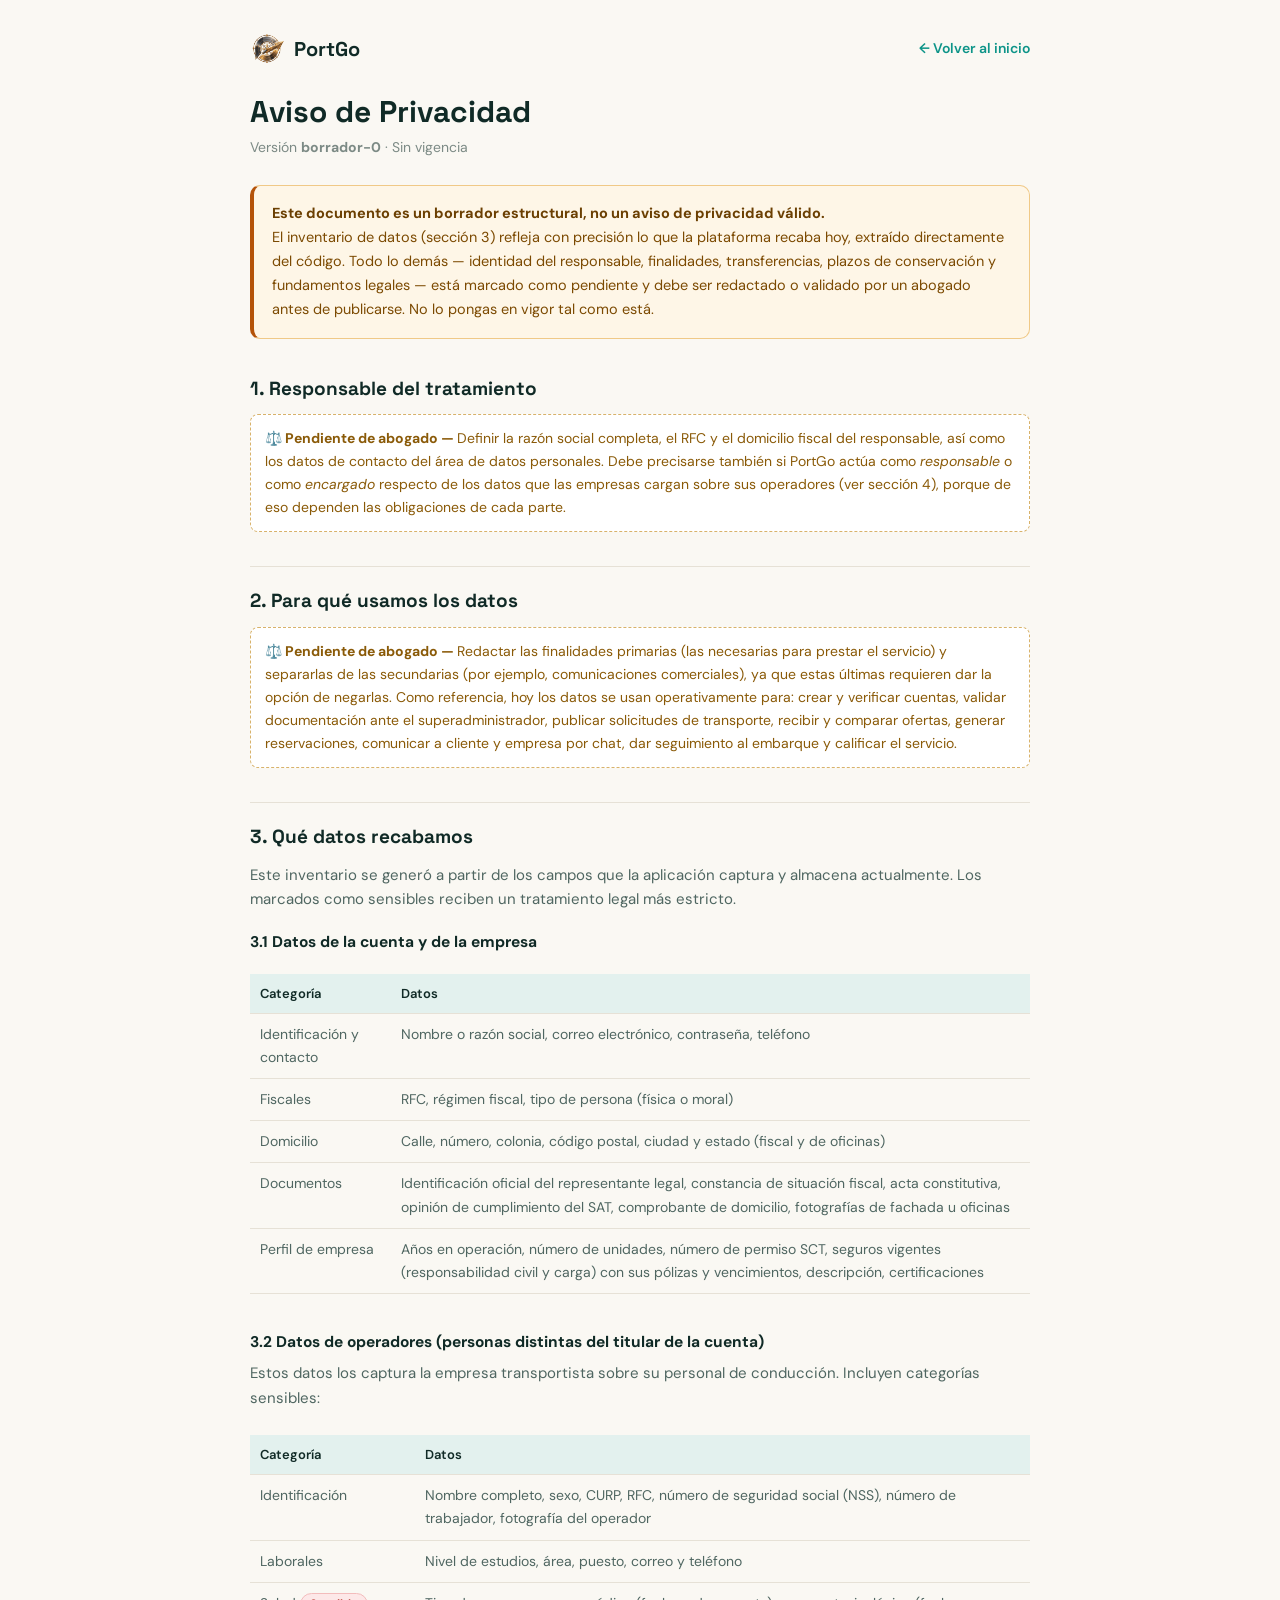
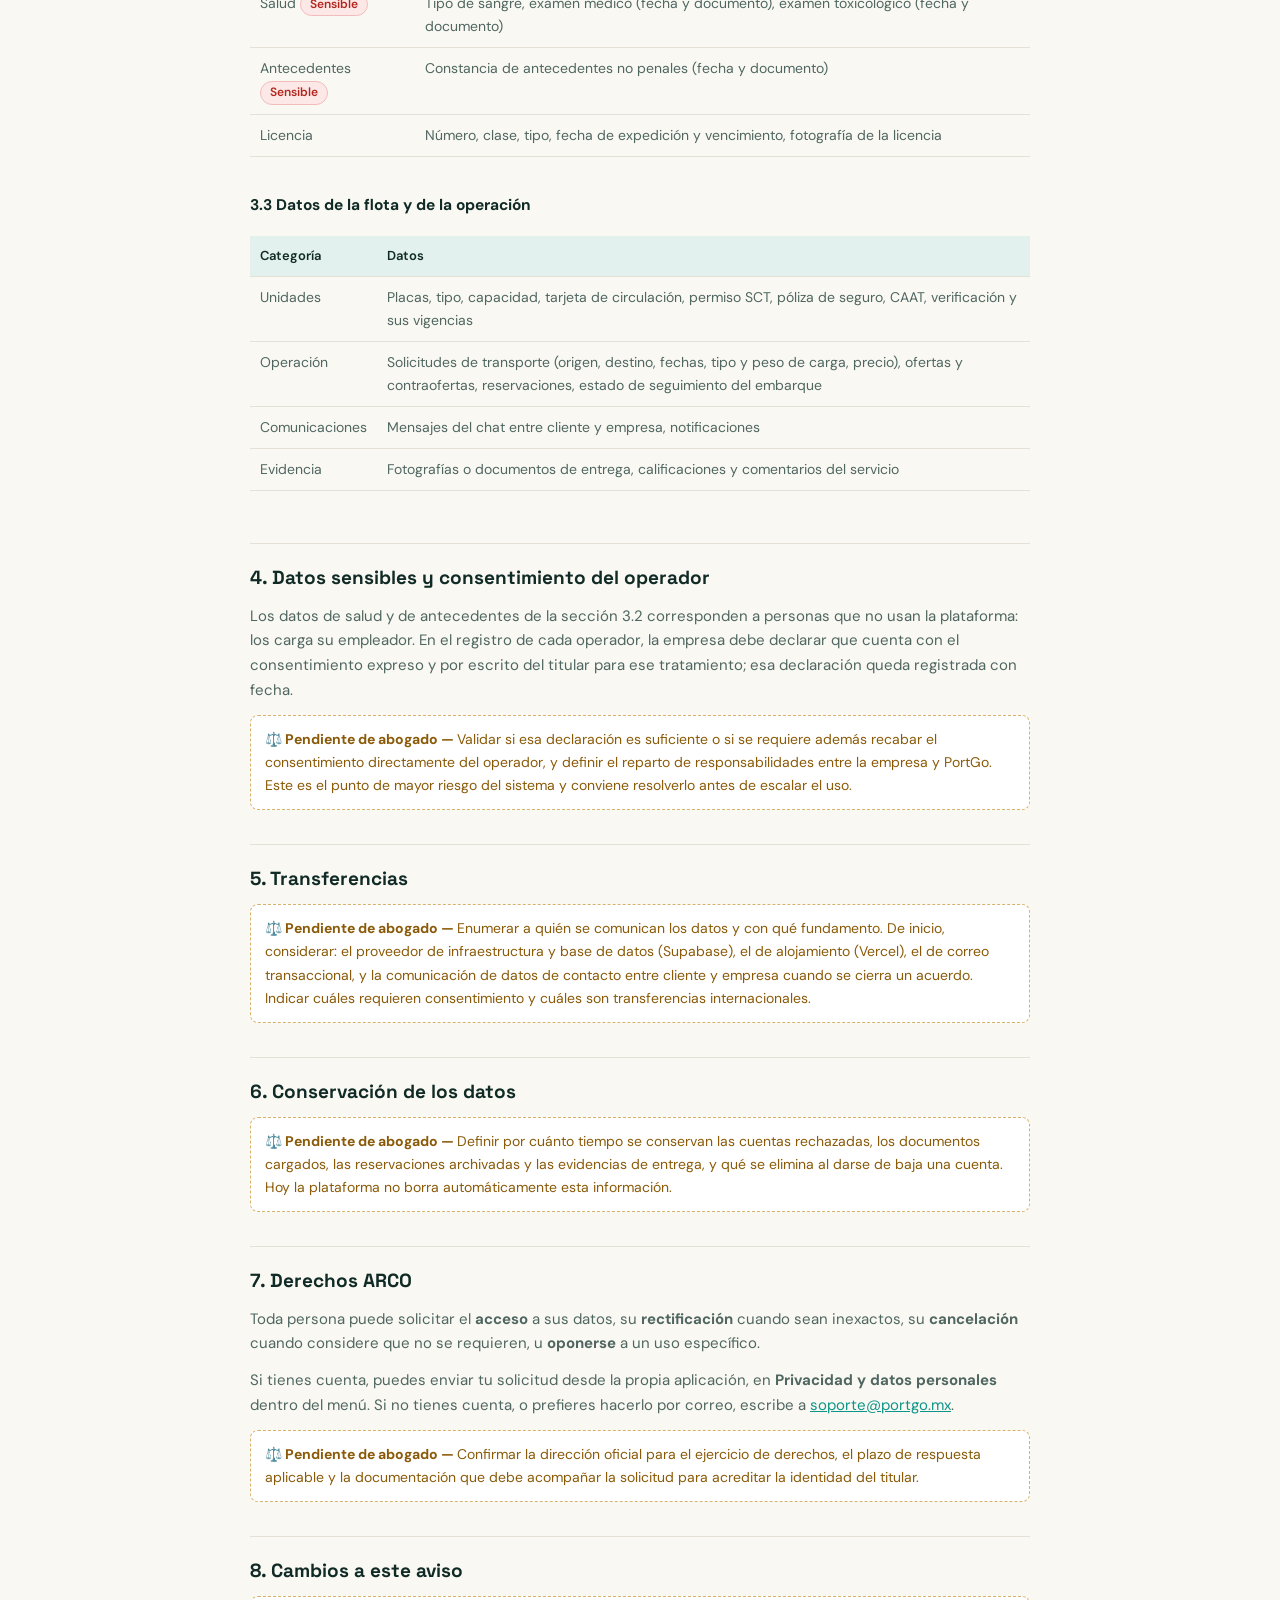
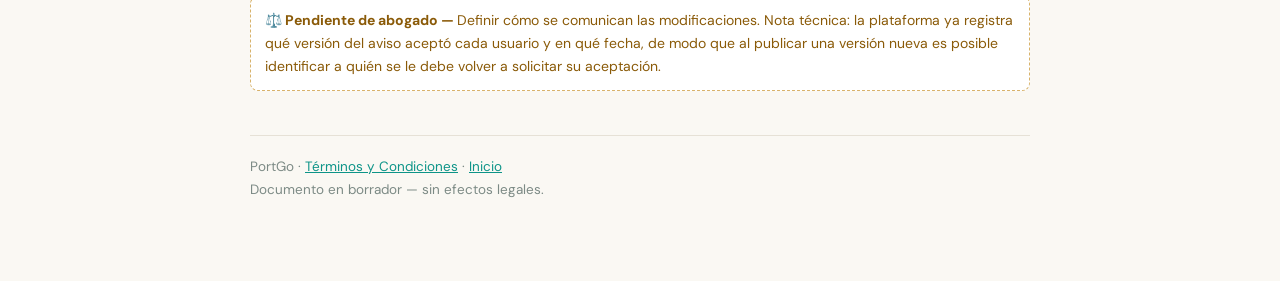
<file: privacidad.html>
<!DOCTYPE html>
<html lang="es">
<head>
<meta charset="UTF-8">
<meta name="viewport" content="width=device-width, initial-scale=1.0">
<meta name="theme-color" content="#0d9488">
<title>Aviso de Privacidad — PortGo</title>
<meta name="robots" content="noindex">
<link rel="icon" href="img/favicon-32.png" type="image/png" sizes="32x32">
<link rel="apple-touch-icon" href="img/apple-touch-icon.png">
<link rel="preconnect" href="https://fonts.googleapis.com">
<link rel="preconnect" href="https://fonts.gstatic.com" crossorigin>
<link href="https://fonts.googleapis.com/css2?family=Space+Grotesk:wght@400;500;600;700&family=DM+Sans:wght@300;400;500;600&display=swap" rel="stylesheet">
<style>
  :root{
    --sand:#faf8f3; --surface:#fff; --ink:#102a26; --muted:#4f6661; --muted2:#7c8a85;
    --teal:#0d9488; --teal-soft:#e3f1ee; --line:#e6e1d6; --amber:#b45309; --amber-soft:#fef6e7;
  }
  *{ margin:0; padding:0; box-sizing:border-box; }
  body{ background:var(--sand); color:var(--ink); font-family:'DM Sans',sans-serif; line-height:1.65; }
  .wrap{ max-width:820px; margin:0 auto; padding:32px 20px 80px; }
  .top{ display:flex; align-items:center; justify-content:space-between; gap:16px; flex-wrap:wrap; margin-bottom:28px; }
  .brand{ display:flex; align-items:center; gap:10px; font-family:'Space Grotesk',sans-serif; font-weight:700; font-size:20px; color:var(--ink); text-decoration:none; }
  .brand-mark{ width:34px; height:34px; object-fit:contain; display:block; }
  .volver{ font-size:14px; color:var(--teal); text-decoration:none; font-weight:600; }
  .volver:hover{ text-decoration:underline; }
  h1{ font-family:'Space Grotesk',sans-serif; font-size:30px; line-height:1.2; margin-bottom:6px; }
  .meta{ color:var(--muted2); font-size:14px; margin-bottom:26px; }
  .draft{ background:var(--amber-soft); border:1px solid #f0c987; border-left:4px solid var(--amber);
          border-radius:10px; padding:16px 18px; margin-bottom:30px; font-size:14.5px; color:#7c4a02; }
  .draft strong{ color:#6b3f02; }
  h2{ font-family:'Space Grotesk',sans-serif; font-size:19px; margin:34px 0 10px; padding-top:18px; border-top:1px solid var(--line); }
  h2:first-of-type{ border-top:none; padding-top:0; }
  h3{ font-size:15.5px; margin:18px 0 6px; color:var(--ink); }
  p, li{ color:var(--muted); font-size:15px; }
  p{ margin-bottom:12px; }
  ul{ margin:0 0 14px 20px; }
  li{ margin-bottom:5px; }
  .pend{ background:#fff; border:1px dashed #d8b26a; border-radius:8px; padding:12px 14px; margin:10px 0 16px;
         color:#8a5a08; font-size:14px; }
  .pend::before{ content:"⚖️ Pendiente de abogado — "; font-weight:700; }
  table{ width:100%; border-collapse:collapse; margin:12px 0 18px; font-size:14px; }
  th,td{ text-align:left; padding:9px 10px; border-bottom:1px solid var(--line); vertical-align:top; }
  th{ background:var(--teal-soft); color:var(--ink); font-weight:600; font-size:13px; }
  td{ color:var(--muted); }
  .tag{ display:inline-block; background:#fde8e8; color:#b3261e; border:1px solid #f3bcbc;
        border-radius:20px; padding:1px 9px; font-size:12px; font-weight:600; white-space:nowrap; }
  .tbl-wrap{ overflow-x:auto; }
  footer{ margin-top:44px; padding-top:20px; border-top:1px solid var(--line); color:var(--muted2); font-size:13.5px; }
  a{ color:var(--teal); }
</style>
</head>
<body>
<div class="wrap">

  <div class="top">
    <a class="brand" href="index.html">
      <img class="brand-mark" src="img/logo.png" alt="">
      PortGo
    </a>
    <a class="volver" href="index.html">← Volver al inicio</a>
  </div>

  <h1>Aviso de Privacidad</h1>
  <div class="meta">Versión <strong>borrador-0</strong> · Sin vigencia</div>

  <div class="draft">
    <strong>Este documento es un borrador estructural, no un aviso de privacidad válido.</strong><br>
    El inventario de datos (sección 3) refleja con precisión lo que la plataforma recaba hoy, extraído
    directamente del código. Todo lo demás — identidad del responsable, finalidades, transferencias,
    plazos de conservación y fundamentos legales — está marcado como pendiente y debe ser redactado o
    validado por un abogado antes de publicarse. No lo pongas en vigor tal como está.
  </div>

  <h2>1. Responsable del tratamiento</h2>
  <div class="pend">
    Definir la razón social completa, el RFC y el domicilio fiscal del responsable, así como los datos
    de contacto del área de datos personales. Debe precisarse también si PortGo actúa como
    <em>responsable</em> o como <em>encargado</em> respecto de los datos que las empresas cargan sobre
    sus operadores (ver sección 4), porque de eso dependen las obligaciones de cada parte.
  </div>

  <h2>2. Para qué usamos los datos</h2>
  <div class="pend">
    Redactar las finalidades primarias (las necesarias para prestar el servicio) y separarlas de las
    secundarias (por ejemplo, comunicaciones comerciales), ya que estas últimas requieren dar la opción
    de negarlas. Como referencia, hoy los datos se usan operativamente para: crear y verificar cuentas,
    validar documentación ante el superadministrador, publicar solicitudes de transporte, recibir y
    comparar ofertas, generar reservaciones, comunicar a cliente y empresa por chat, dar seguimiento al
    embarque y calificar el servicio.
  </div>

  <h2>3. Qué datos recabamos</h2>
  <p>
    Este inventario se generó a partir de los campos que la aplicación captura y almacena actualmente.
    Los marcados como sensibles reciben un tratamiento legal más estricto.
  </p>

  <h3>3.1 Datos de la cuenta y de la empresa</h3>
  <div class="tbl-wrap">
  <table>
    <tr><th>Categoría</th><th>Datos</th></tr>
    <tr><td>Identificación y contacto</td><td>Nombre o razón social, correo electrónico, contraseña, teléfono</td></tr>
    <tr><td>Fiscales</td><td>RFC, régimen fiscal, tipo de persona (física o moral)</td></tr>
    <tr><td>Domicilio</td><td>Calle, número, colonia, código postal, ciudad y estado (fiscal y de oficinas)</td></tr>
    <tr><td>Documentos</td><td>Identificación oficial del representante legal, constancia de situación fiscal, acta constitutiva, opinión de cumplimiento del SAT, comprobante de domicilio, fotografías de fachada u oficinas</td></tr>
    <tr><td>Perfil de empresa</td><td>Años en operación, número de unidades, número de permiso SCT, seguros vigentes (responsabilidad civil y carga) con sus pólizas y vencimientos, descripción, certificaciones</td></tr>
  </table>
  </div>

  <h3>3.2 Datos de operadores (personas distintas del titular de la cuenta)</h3>
  <p>
    Estos datos los captura la empresa transportista sobre su personal de conducción. Incluyen
    categorías sensibles:
  </p>
  <div class="tbl-wrap">
  <table>
    <tr><th>Categoría</th><th>Datos</th></tr>
    <tr><td>Identificación</td><td>Nombre completo, sexo, CURP, RFC, número de seguridad social (NSS), número de trabajador, fotografía del operador</td></tr>
    <tr><td>Laborales</td><td>Nivel de estudios, área, puesto, correo y teléfono</td></tr>
    <tr><td>Salud <span class="tag">Sensible</span></td><td>Tipo de sangre, examen médico (fecha y documento), examen toxicológico (fecha y documento)</td></tr>
    <tr><td>Antecedentes <span class="tag">Sensible</span></td><td>Constancia de antecedentes no penales (fecha y documento)</td></tr>
    <tr><td>Licencia</td><td>Número, clase, tipo, fecha de expedición y vencimiento, fotografía de la licencia</td></tr>
  </table>
  </div>

  <h3>3.3 Datos de la flota y de la operación</h3>
  <div class="tbl-wrap">
  <table>
    <tr><th>Categoría</th><th>Datos</th></tr>
    <tr><td>Unidades</td><td>Placas, tipo, capacidad, tarjeta de circulación, permiso SCT, póliza de seguro, CAAT, verificación y sus vigencias</td></tr>
    <tr><td>Operación</td><td>Solicitudes de transporte (origen, destino, fechas, tipo y peso de carga, precio), ofertas y contraofertas, reservaciones, estado de seguimiento del embarque</td></tr>
    <tr><td>Comunicaciones</td><td>Mensajes del chat entre cliente y empresa, notificaciones</td></tr>
    <tr><td>Evidencia</td><td>Fotografías o documentos de entrega, calificaciones y comentarios del servicio</td></tr>
  </table>
  </div>

  <h2>4. Datos sensibles y consentimiento del operador</h2>
  <p>
    Los datos de salud y de antecedentes de la sección 3.2 corresponden a personas que no usan la
    plataforma: los carga su empleador. En el registro de cada operador, la empresa debe declarar que
    cuenta con el consentimiento expreso y por escrito del titular para ese tratamiento; esa
    declaración queda registrada con fecha.
  </p>
  <div class="pend">
    Validar si esa declaración es suficiente o si se requiere además recabar el consentimiento
    directamente del operador, y definir el reparto de responsabilidades entre la empresa y PortGo.
    Este es el punto de mayor riesgo del sistema y conviene resolverlo antes de escalar el uso.
  </div>

  <h2>5. Transferencias</h2>
  <div class="pend">
    Enumerar a quién se comunican los datos y con qué fundamento. De inicio, considerar: el proveedor
    de infraestructura y base de datos (Supabase), el de alojamiento (Vercel), el de correo
    transaccional, y la comunicación de datos de contacto entre cliente y empresa cuando se cierra un
    acuerdo. Indicar cuáles requieren consentimiento y cuáles son transferencias internacionales.
  </div>

  <h2>6. Conservación de los datos</h2>
  <div class="pend">
    Definir por cuánto tiempo se conservan las cuentas rechazadas, los documentos cargados, las
    reservaciones archivadas y las evidencias de entrega, y qué se elimina al darse de baja una cuenta.
    Hoy la plataforma no borra automáticamente esta información.
  </div>

  <h2>7. Derechos ARCO</h2>
  <p>
    Toda persona puede solicitar el <strong>acceso</strong> a sus datos, su <strong>rectificación</strong>
    cuando sean inexactos, su <strong>cancelación</strong> cuando considere que no se requieren, u
    <strong>oponerse</strong> a un uso específico.
  </p>
  <p>
    Si tienes cuenta, puedes enviar tu solicitud desde la propia aplicación, en
    <strong>Privacidad y datos personales</strong> dentro del menú. Si no tienes cuenta, o prefieres
    hacerlo por correo, escribe a <a href="mailto:soporte@portgo.mx">soporte@portgo.mx</a>.
  </p>
  <div class="pend">
    Confirmar la dirección oficial para el ejercicio de derechos, el plazo de respuesta aplicable y la
    documentación que debe acompañar la solicitud para acreditar la identidad del titular.
  </div>

  <h2>8. Cambios a este aviso</h2>
  <div class="pend">
    Definir cómo se comunican las modificaciones. Nota técnica: la plataforma ya registra qué versión
    del aviso aceptó cada usuario y en qué fecha, de modo que al publicar una versión nueva es posible
    identificar a quién se le debe volver a solicitar su aceptación.
  </div>

  <footer>
    PortGo · <a href="terminos.html">Términos y Condiciones</a> · <a href="index.html">Inicio</a><br>
    Documento en borrador — sin efectos legales.
  </footer>

</div>
</body>
</html>
</file>
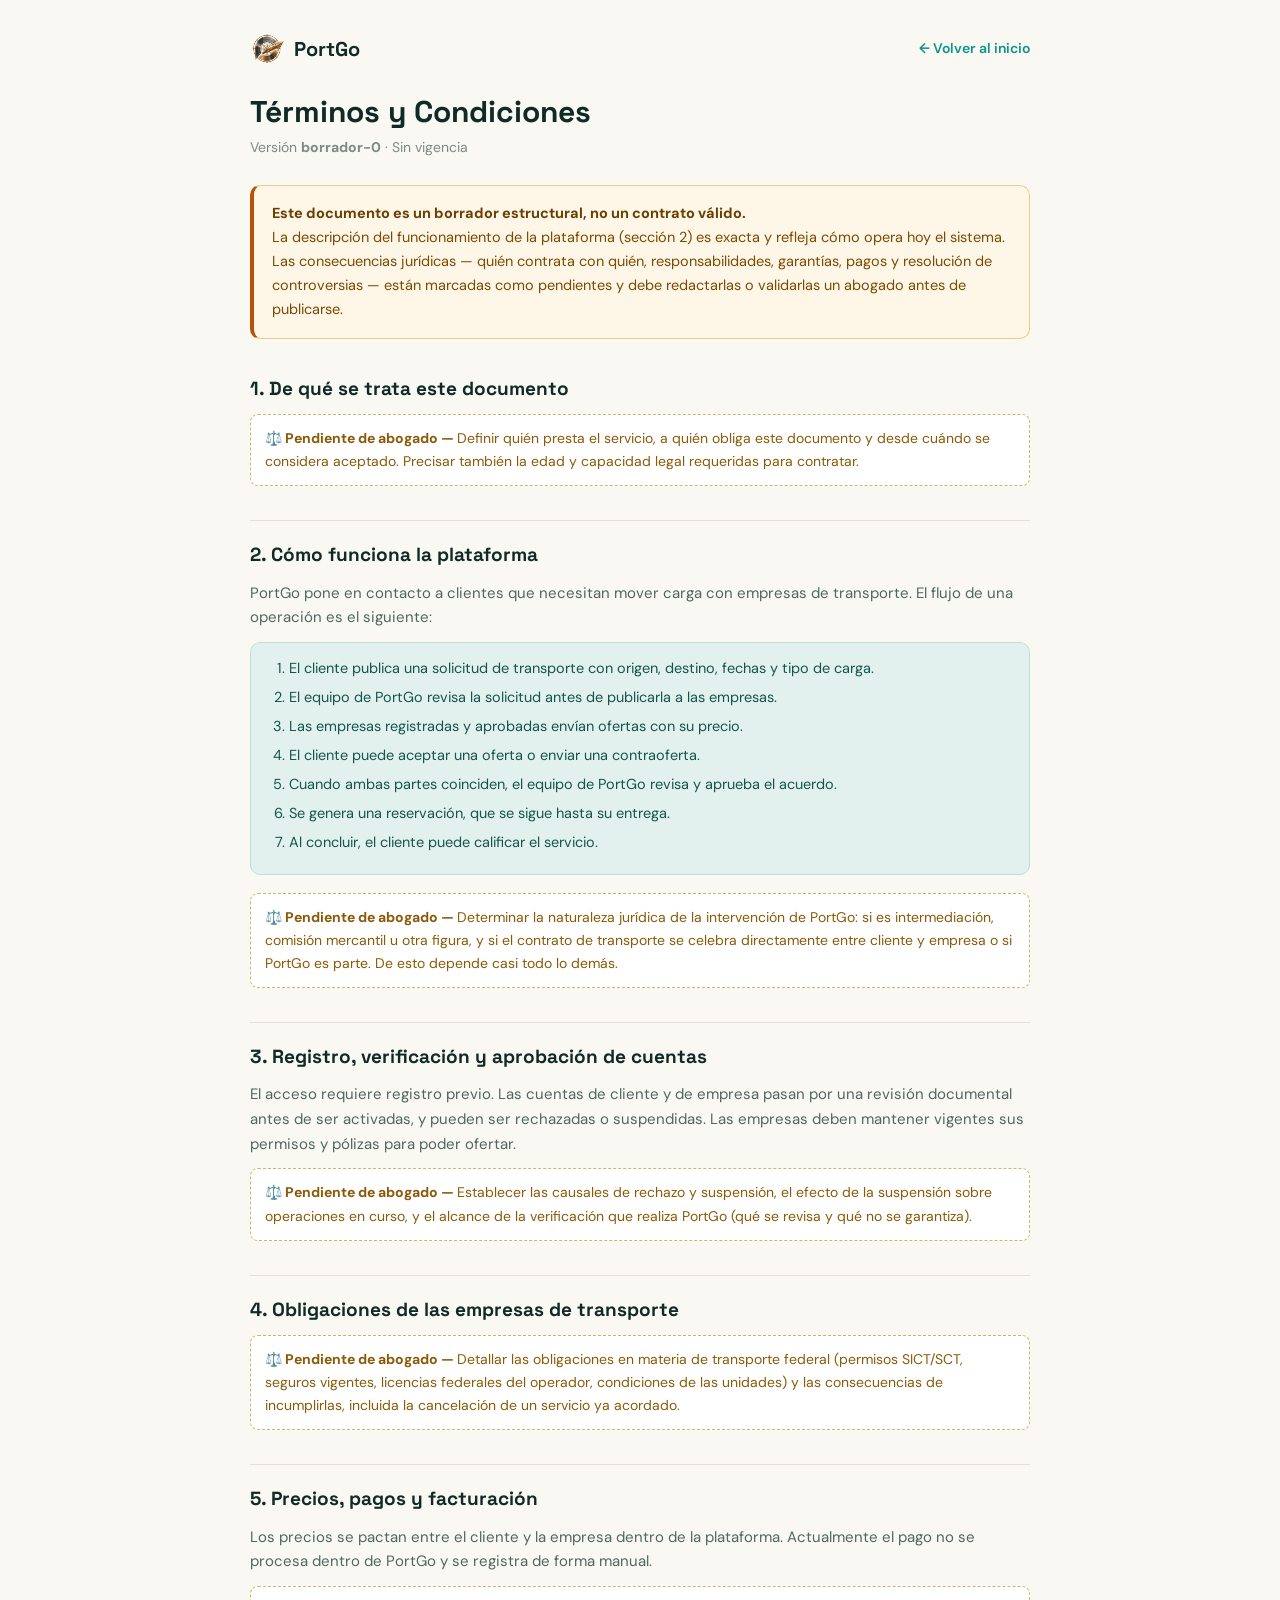
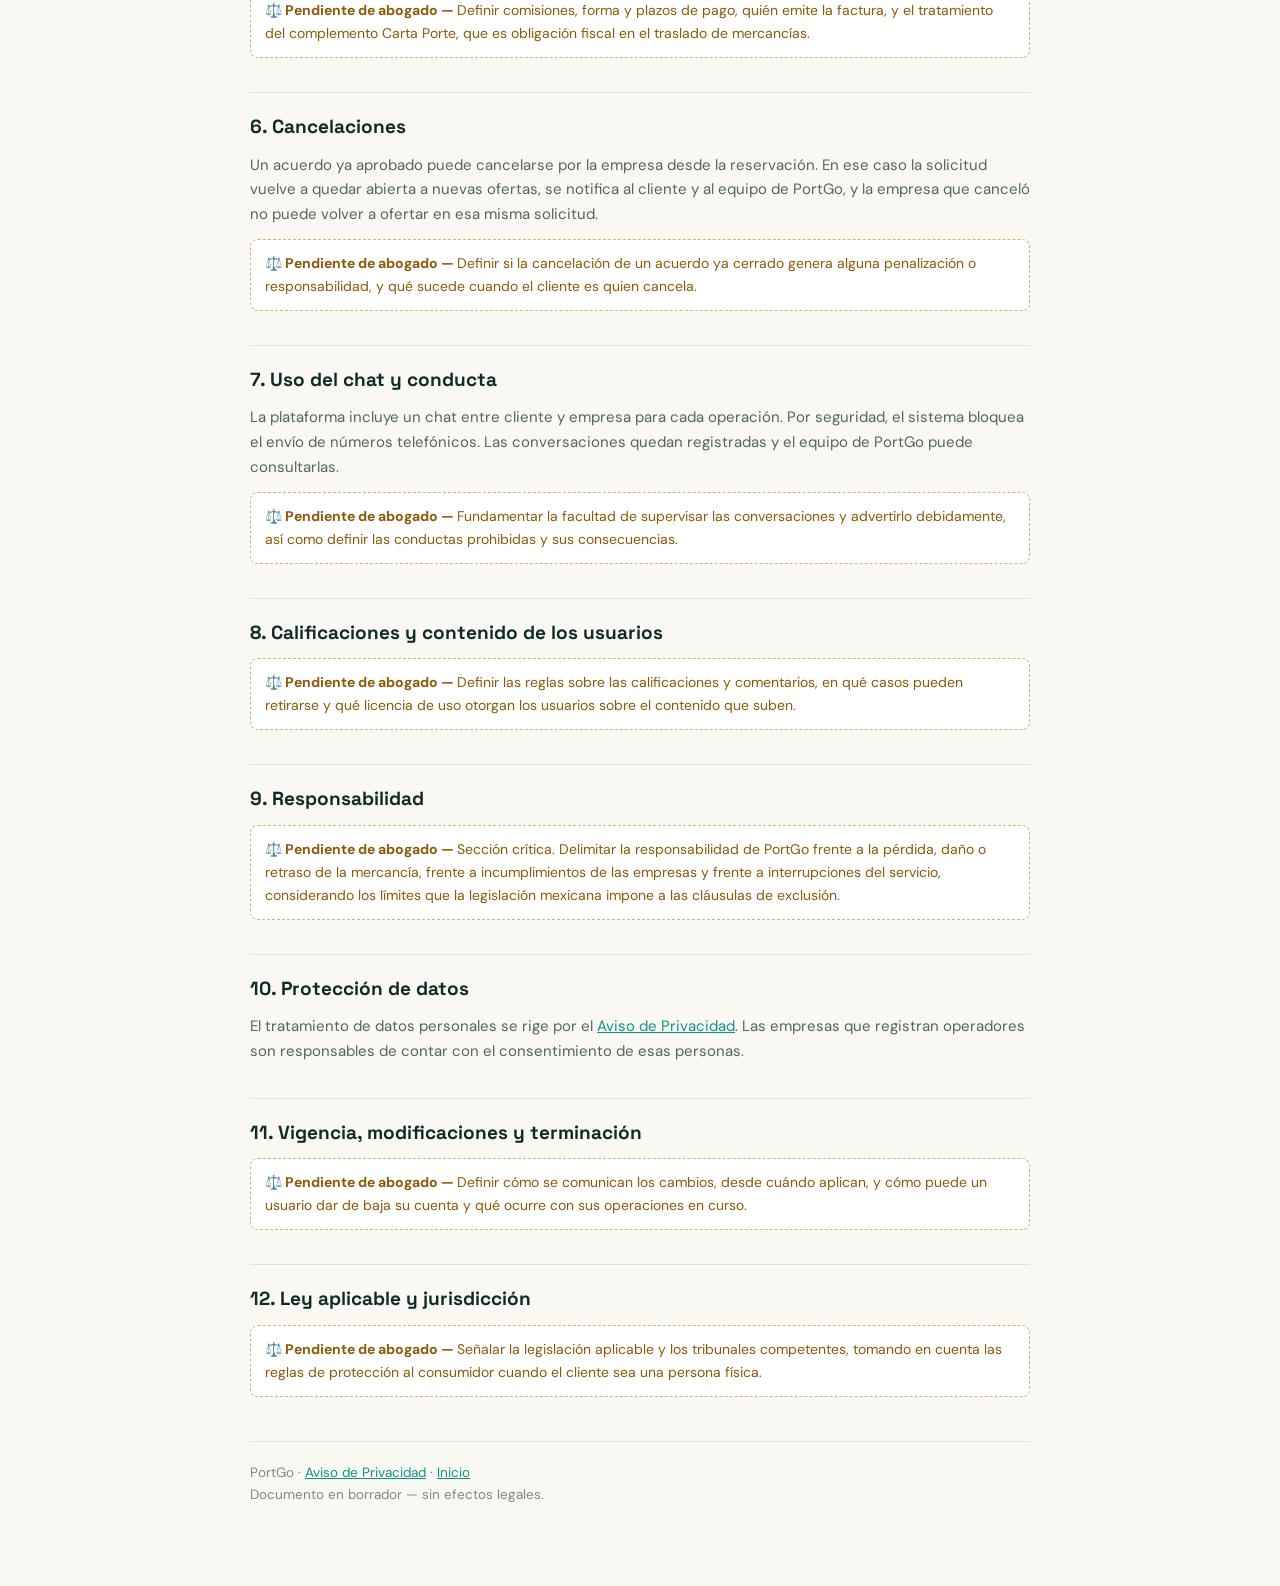
<file: terminos.html>
<!DOCTYPE html>
<html lang="es">
<head>
<meta charset="UTF-8">
<meta name="viewport" content="width=device-width, initial-scale=1.0">
<meta name="theme-color" content="#0d9488">
<title>Términos y Condiciones — PortGo</title>
<meta name="robots" content="noindex">
<link rel="icon" href="img/favicon-32.png" type="image/png" sizes="32x32">
<link rel="apple-touch-icon" href="img/apple-touch-icon.png">
<link rel="preconnect" href="https://fonts.googleapis.com">
<link rel="preconnect" href="https://fonts.gstatic.com" crossorigin>
<link href="https://fonts.googleapis.com/css2?family=Space+Grotesk:wght@400;500;600;700&family=DM+Sans:wght@300;400;500;600&display=swap" rel="stylesheet">
<style>
  :root{
    --sand:#faf8f3; --surface:#fff; --ink:#102a26; --muted:#4f6661; --muted2:#7c8a85;
    --teal:#0d9488; --teal-soft:#e3f1ee; --line:#e6e1d6; --amber:#b45309; --amber-soft:#fef6e7;
  }
  *{ margin:0; padding:0; box-sizing:border-box; }
  body{ background:var(--sand); color:var(--ink); font-family:'DM Sans',sans-serif; line-height:1.65; }
  .wrap{ max-width:820px; margin:0 auto; padding:32px 20px 80px; }
  .top{ display:flex; align-items:center; justify-content:space-between; gap:16px; flex-wrap:wrap; margin-bottom:28px; }
  .brand{ display:flex; align-items:center; gap:10px; font-family:'Space Grotesk',sans-serif; font-weight:700; font-size:20px; color:var(--ink); text-decoration:none; }
  .brand-mark{ width:34px; height:34px; object-fit:contain; display:block; }
  .volver{ font-size:14px; color:var(--teal); text-decoration:none; font-weight:600; }
  .volver:hover{ text-decoration:underline; }
  h1{ font-family:'Space Grotesk',sans-serif; font-size:30px; line-height:1.2; margin-bottom:6px; }
  .meta{ color:var(--muted2); font-size:14px; margin-bottom:26px; }
  .draft{ background:var(--amber-soft); border:1px solid #f0c987; border-left:4px solid var(--amber);
          border-radius:10px; padding:16px 18px; margin-bottom:30px; font-size:14.5px; color:#7c4a02; }
  .draft strong{ color:#6b3f02; }
  h2{ font-family:'Space Grotesk',sans-serif; font-size:19px; margin:34px 0 10px; padding-top:18px; border-top:1px solid var(--line); }
  h2:first-of-type{ border-top:none; padding-top:0; }
  p, li{ color:var(--muted); font-size:15px; }
  p{ margin-bottom:12px; }
  ul{ margin:0 0 14px 20px; }
  li{ margin-bottom:5px; }
  .pend{ background:#fff; border:1px dashed #d8b26a; border-radius:8px; padding:12px 14px; margin:10px 0 16px;
         color:#8a5a08; font-size:14px; }
  .pend::before{ content:"⚖️ Pendiente de abogado — "; font-weight:700; }
  .flow{ background:var(--teal-soft); border:1px solid #bfe0d8; border-radius:10px; padding:14px 18px; margin:12px 0 18px; }
  .flow p{ margin-bottom:8px; color:#14554c; font-size:14.5px; }
  .flow ol{ margin:0 0 0 20px; }
  .flow li{ color:#14554c; font-size:14.5px; }
  footer{ margin-top:44px; padding-top:20px; border-top:1px solid var(--line); color:var(--muted2); font-size:13.5px; }
  a{ color:var(--teal); }
</style>
</head>
<body>
<div class="wrap">

  <div class="top">
    <a class="brand" href="index.html">
      <img class="brand-mark" src="img/logo.png" alt="">
      PortGo
    </a>
    <a class="volver" href="index.html">← Volver al inicio</a>
  </div>

  <h1>Términos y Condiciones</h1>
  <div class="meta">Versión <strong>borrador-0</strong> · Sin vigencia</div>

  <div class="draft">
    <strong>Este documento es un borrador estructural, no un contrato válido.</strong><br>
    La descripción del funcionamiento de la plataforma (sección 2) es exacta y refleja cómo opera hoy
    el sistema. Las consecuencias jurídicas — quién contrata con quién, responsabilidades, garantías,
    pagos y resolución de controversias — están marcadas como pendientes y debe redactarlas o
    validarlas un abogado antes de publicarse.
  </div>

  <h2>1. De qué se trata este documento</h2>
  <div class="pend">
    Definir quién presta el servicio, a quién obliga este documento y desde cuándo se considera
    aceptado. Precisar también la edad y capacidad legal requeridas para contratar.
  </div>

  <h2>2. Cómo funciona la plataforma</h2>
  <p>
    PortGo pone en contacto a clientes que necesitan mover carga con empresas de transporte. El flujo
    de una operación es el siguiente:
  </p>
  <div class="flow">
    <ol>
      <li>El cliente publica una solicitud de transporte con origen, destino, fechas y tipo de carga.</li>
      <li>El equipo de PortGo revisa la solicitud antes de publicarla a las empresas.</li>
      <li>Las empresas registradas y aprobadas envían ofertas con su precio.</li>
      <li>El cliente puede aceptar una oferta o enviar una contraoferta.</li>
      <li>Cuando ambas partes coinciden, el equipo de PortGo revisa y aprueba el acuerdo.</li>
      <li>Se genera una reservación, que se sigue hasta su entrega.</li>
      <li>Al concluir, el cliente puede calificar el servicio.</li>
    </ol>
  </div>
  <div class="pend">
    Determinar la naturaleza jurídica de la intervención de PortGo: si es intermediación, comisión
    mercantil u otra figura, y si el contrato de transporte se celebra directamente entre cliente y
    empresa o si PortGo es parte. De esto depende casi todo lo demás.
  </div>

  <h2>3. Registro, verificación y aprobación de cuentas</h2>
  <p>
    El acceso requiere registro previo. Las cuentas de cliente y de empresa pasan por una revisión
    documental antes de ser activadas, y pueden ser rechazadas o suspendidas. Las empresas deben
    mantener vigentes sus permisos y pólizas para poder ofertar.
  </p>
  <div class="pend">
    Establecer las causales de rechazo y suspensión, el efecto de la suspensión sobre operaciones en
    curso, y el alcance de la verificación que realiza PortGo (qué se revisa y qué no se garantiza).
  </div>

  <h2>4. Obligaciones de las empresas de transporte</h2>
  <div class="pend">
    Detallar las obligaciones en materia de transporte federal (permisos SICT/SCT, seguros vigentes,
    licencias federales del operador, condiciones de las unidades) y las consecuencias de incumplirlas,
    incluida la cancelación de un servicio ya acordado.
  </div>

  <h2>5. Precios, pagos y facturación</h2>
  <p>
    Los precios se pactan entre el cliente y la empresa dentro de la plataforma. Actualmente el pago no
    se procesa dentro de PortGo y se registra de forma manual.
  </p>
  <div class="pend">
    Definir comisiones, forma y plazos de pago, quién emite la factura, y el tratamiento del
    complemento Carta Porte, que es obligación fiscal en el traslado de mercancías.
  </div>

  <h2>6. Cancelaciones</h2>
  <p>
    Un acuerdo ya aprobado puede cancelarse por la empresa desde la reservación. En ese caso la
    solicitud vuelve a quedar abierta a nuevas ofertas, se notifica al cliente y al equipo de PortGo, y
    la empresa que canceló no puede volver a ofertar en esa misma solicitud.
  </p>
  <div class="pend">
    Definir si la cancelación de un acuerdo ya cerrado genera alguna penalización o responsabilidad, y
    qué sucede cuando el cliente es quien cancela.
  </div>

  <h2>7. Uso del chat y conducta</h2>
  <p>
    La plataforma incluye un chat entre cliente y empresa para cada operación. Por seguridad, el
    sistema bloquea el envío de números telefónicos. Las conversaciones quedan registradas y el equipo
    de PortGo puede consultarlas.
  </p>
  <div class="pend">
    Fundamentar la facultad de supervisar las conversaciones y advertirlo debidamente, así como
    definir las conductas prohibidas y sus consecuencias.
  </div>

  <h2>8. Calificaciones y contenido de los usuarios</h2>
  <div class="pend">
    Definir las reglas sobre las calificaciones y comentarios, en qué casos pueden retirarse y qué
    licencia de uso otorgan los usuarios sobre el contenido que suben.
  </div>

  <h2>9. Responsabilidad</h2>
  <div class="pend">
    Sección crítica. Delimitar la responsabilidad de PortGo frente a la pérdida, daño o retraso de la
    mercancía, frente a incumplimientos de las empresas y frente a interrupciones del servicio,
    considerando los límites que la legislación mexicana impone a las cláusulas de exclusión.
  </div>

  <h2>10. Protección de datos</h2>
  <p>
    El tratamiento de datos personales se rige por el
    <a href="privacidad.html">Aviso de Privacidad</a>. Las empresas que registran operadores son
    responsables de contar con el consentimiento de esas personas.
  </p>

  <h2>11. Vigencia, modificaciones y terminación</h2>
  <div class="pend">
    Definir cómo se comunican los cambios, desde cuándo aplican, y cómo puede un usuario dar de baja su
    cuenta y qué ocurre con sus operaciones en curso.
  </div>

  <h2>12. Ley aplicable y jurisdicción</h2>
  <div class="pend">
    Señalar la legislación aplicable y los tribunales competentes, tomando en cuenta las reglas de
    protección al consumidor cuando el cliente sea una persona física.
  </div>

  <footer>
    PortGo · <a href="privacidad.html">Aviso de Privacidad</a> · <a href="index.html">Inicio</a><br>
    Documento en borrador — sin efectos legales.
  </footer>

</div>
</body>
</html>
</file>
